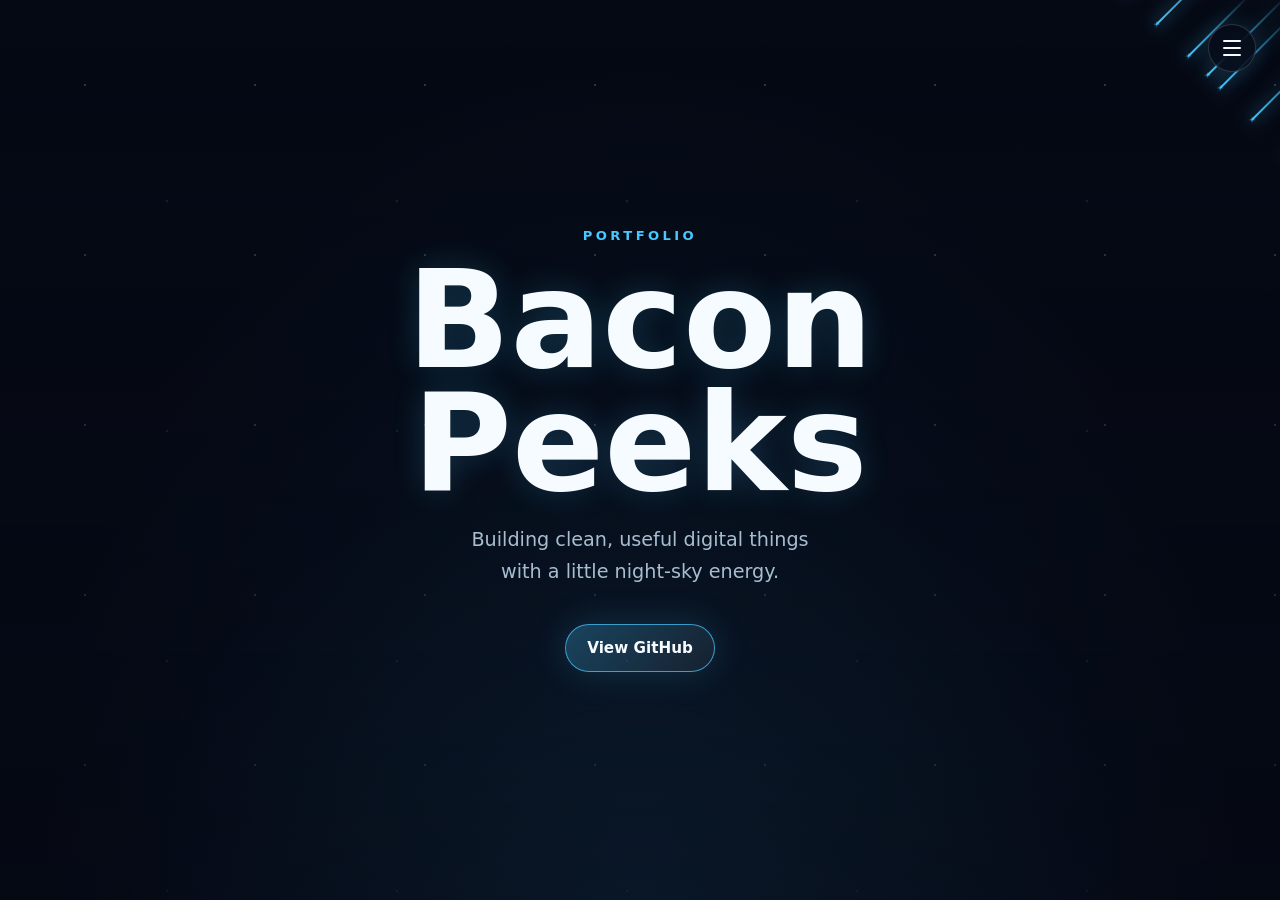
<file: index.html>
<!DOCTYPE html>
<html lang="en">

<head>
  <meta charset="UTF-8">
  <meta name="viewport" content="width=device-width, initial-scale=1">
  <meta name="description" content="Bacon Peeks portfolio splash page.">
  <title>Bacon Peeks | Portfolio</title>
  <link rel="stylesheet" href="./style.css">
</head>

<body>

  <!-- Navigation Header -->
  <header class="site-header">
    <nav class="navbar" aria-label="Main navigation">
      <details class="menu">
        <summary class="hamburger-menu" aria-label="Toggle navigation menu">
          <span></span><span></span><span></span>
        </summary>
        <div class="nav-links">
          <a href="#home">Home</a>
          <a class="project-link" href="./titanium.html">
            <strong>Titanium</strong><small>Network analysis toolkit</small>
          </a>
          <a href="https://github.com/BaconPeeks" target="_blank" rel="noopener noreferrer">GitHub</a>
        </div>
      </details>
    </nav>
  </header>

  <!-- Main Portfolio -->
  <main class="splash" id="home" aria-labelledby="site-title">

    <!-- Background Stars -->
    <div class="stars" aria-hidden="true">
      <span class="star"></span>
      <span class="star"></span>
      <span class="star"></span>
      <span class="star"></span>
      <span class="star"></span>
      <span class="star"></span>
      <span class="star"></span>
      <span class="star"></span>
      <span class="star"></span>
      <span class="star"></span>
      <span class="star"></span>
      <span class="star"></span>
      <span class="star"></span>
      <span class="star"></span>
      <span class="star"></span>
      <span class="star"></span>
      <span class="star"></span>
      <span class="star"></span>
      <span class="star"></span>
      <span class="star"></span>
      <span class="star"></span>
      <span class="star"></span>
      <span class="star"></span>
      <span class="star"></span>
      <span class="star"></span>
      <span class="star"></span>
      <span class="star"></span>
    </div>

    <!-- Introduction -->
    <section class="intro">

      <p class="eyebrow">Portfolio</p>

      <h1 id="site-title">Bacon Peeks</h1>

      <p class="tagline">
        Building clean, useful digital things with a little night-sky energy.
      </p>

      <div class="actions" aria-label="Portfolio actions">
        <a
          class="button primary"
          href="https://github.com/BaconPeeks"
          target="_blank"
          rel="noopener noreferrer"
        >
          View GitHub
        </a>
      </div>

    </section>

  </main>
</body>
</html>
</file>
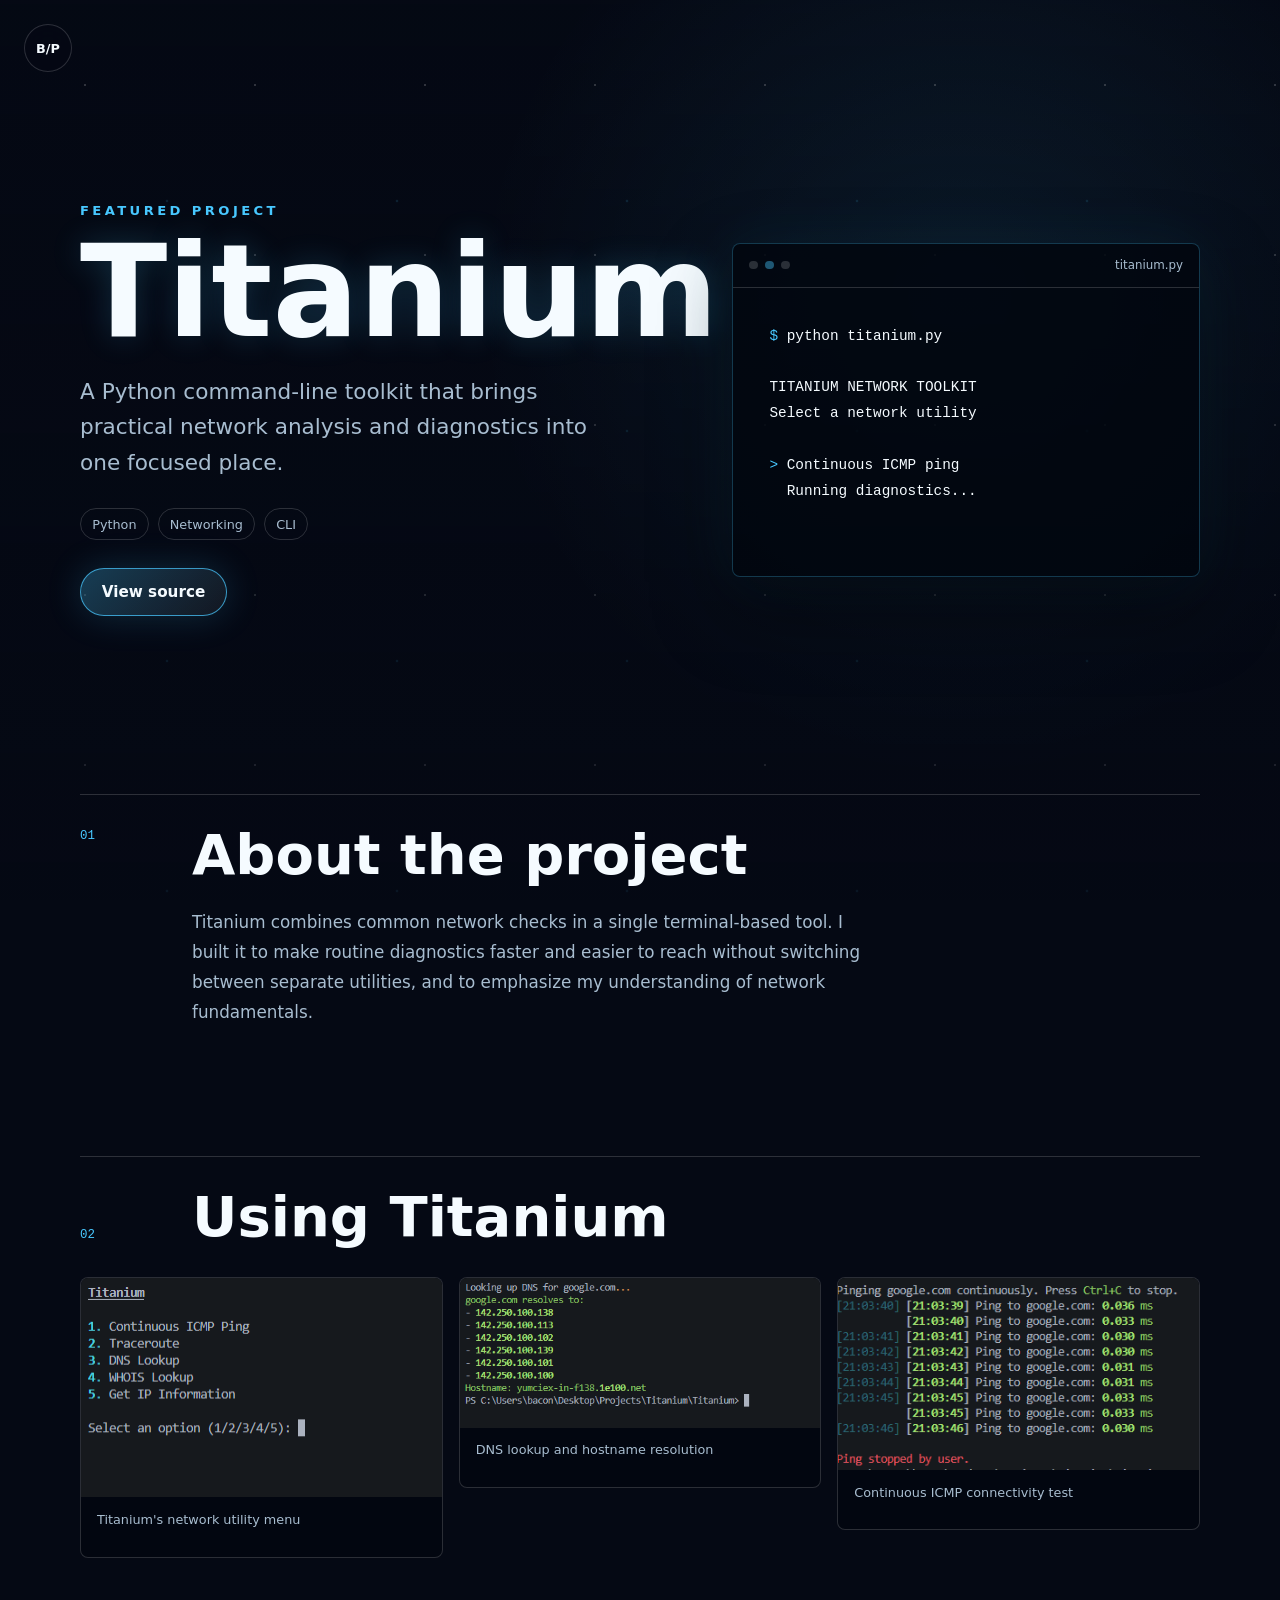
<file: titanium.html>
<!DOCTYPE html>
<html lang="en">

<head>
  <meta charset="UTF-8">
  <meta name="viewport" content="width=device-width, initial-scale=1">
  <meta name="description" content="Titanium, a network analysis and diagnostics toolkit by Bacon Peeks.">
  <title>Titanium | Bacon Peeks</title>
  <link rel="stylesheet" href="./style.css">
</head>

<body class="project-page">
  <a class="back-link" href="./index.html" aria-label="Back to portfolio">B/P</a>

  <main class="project-main">
    <section class="project-hero" aria-labelledby="project-title">
      <div class="project-copy">
        <p class="eyebrow">Featured project</p>
        <h1 id="project-title">Titanium</h1>
        <!-- Replace this paragraph with your final project description. -->
        <p class="project-lede">
          A Python command-line toolkit that brings practical network analysis and diagnostics into one focused place.
        </p>
        <div class="project-tags" aria-label="Project technologies">
          <span>Python</span><span>Networking</span><span>CLI</span>
        </div>
        <a class="button primary" href="https://github.com/BaconPeeks/Titanium" target="_blank" rel="noopener noreferrer">
          View source
        </a>
      </div>

      <div class="terminal-preview" aria-label="Titanium command-line preview">
        <div class="terminal-bar"><span></span><span></span><span></span><small>titanium.py</small></div>
        <pre><code><span class="prompt">$</span> python titanium.py

TITANIUM NETWORK TOOLKIT
Select a network utility

<span class="prompt">&gt;</span> Continuous ICMP ping
  Running diagnostics...</code></pre>
      </div>
    </section>

    <section class="project-details" aria-labelledby="about-titanium">
      <p class="section-number">01</p>
      <div>
        <h2 id="about-titanium">About the project</h2>
        <!-- Add more paragraphs here whenever you want to expand the story. -->
        <p>
          Titanium combines common network checks in a single terminal-based tool. I built it to make routine diagnostics faster and easier to reach without switching between separate utilities, and to emphasize my understanding of network fundamentals.
        </p>
      </div>
    </section>

    <section class="gallery-section" aria-labelledby="gallery-title">
      <div class="section-heading">
        <p class="section-number">02</p>
        <h2 id="gallery-title">Using Titanium</h2>
      </div>
      <div class="project-gallery">
        <figure>
          <a href="./images/titanium-menu.png" target="_blank" rel="noopener">
            <img src="./images/titanium-menu.png" width="361" height="220" loading="lazy" alt="Titanium command-line menu showing five network utilities">
          </a>
          <figcaption>Titanium's network utility menu</figcaption>
        </figure>
        <figure>
          <a href="./images/titanium-dns-lookup.png" target="_blank" rel="noopener">
            <img src="./images/titanium-dns-lookup.png" width="488" height="203" loading="lazy" alt="Titanium DNS lookup results for google.com">
          </a>
          <figcaption>DNS lookup and hostname resolution</figcaption>
        </figure>
        <figure>
          <a href="./images/titanium-continuous-ping.png" target="_blank" rel="noopener">
            <img src="./images/titanium-continuous-ping.png" width="399" height="213" loading="lazy" alt="Titanium continuously pinging google.com with response times">
          </a>
          <figcaption>Continuous ICMP connectivity test</figcaption>
        </figure>
      </div>
    </section>
  </main>
</body>
</html>
</file>
<file: style.css>
:root {
  --bg-deep: #050914;
  --bg-glow: #0a1b2e;
  --cyan: #48c8ff;
  --cyan-soft: rgba(72, 200, 255, 0.18);
  --text: #f5fbff;
  --muted: #a8bdd0;
  --line: rgba(255, 255, 255, 0.16);
}

* {
  box-sizing: border-box;
}

html {
  min-height: 100%;
  background: var(--bg-deep);
}

body {
  min-height: 100vh;
  margin: 0;
  overflow: hidden;
  color: var(--text);
  font-family: "Inter", system-ui, -apple-system, BlinkMacSystemFont, "Segoe UI", sans-serif;
  background:
    radial-gradient(circle at 50% 110%, rgba(72, 200, 255, 0.13), transparent 34rem),
    radial-gradient(ellipse at bottom, var(--bg-glow) 0%, var(--bg-deep) 66%);
}

body::before,
body::after {
  position: fixed;
  inset: 0;
  z-index: 0;
  pointer-events: none;
  content: "";
}

body::before {
  opacity: 0.32;
  background-image:
    radial-gradient(circle, rgba(255, 255, 255, 0.72) 0 1px, transparent 1.5px),
    radial-gradient(circle, rgba(72, 200, 255, 0.54) 0 1px, transparent 1.7px);
  background-position: 0 0, 52px 86px;
  background-size: 170px 170px, 230px 230px;
}

body::after {
  background: linear-gradient(to bottom, rgba(5, 9, 20, 0.2), rgba(5, 9, 20, 0.62));
}

.splash {
  position: relative;
  z-index: 1;
  display: grid;
  min-height: 100vh;
  place-items: center;
  padding: clamp(1.5rem, 4vw, 4rem);
  isolation: isolate;
}

.stars {
  position: fixed;
  top: -8vh;
  left: -8vw;
  z-index: -1;
  width: 116vw;
  height: 116vh;
  transform: rotate(-45deg);
}

.star {
  --star-tail-length: 7rem;
  --star-tail-height: 2px;
  --star-head-size: 0.42rem;
  --fall-duration: 8s;
  --fall-delay: 0s;
  --top-offset: 50vh;
  position: absolute;
  top: var(--top-offset);
  left: 0;
  width: var(--star-tail-length);
  height: var(--star-tail-height);
  border-radius: 999px;
  color: var(--cyan);
  background: linear-gradient(90deg, currentColor, transparent);
  filter: drop-shadow(0 0 8px currentColor);
  transform: translate3d(110vw, 0, 0);
  animation:
    fall var(--fall-duration) var(--fall-delay) linear infinite,
    tail-fade var(--fall-duration) var(--fall-delay) ease-out infinite;
}

.star::before,
.star::after {
  position: absolute;
  top: 50%;
  left: calc(var(--star-head-size) / -2);
  width: var(--star-head-size);
  height: 1px;
  border-radius: inherit;
  background: linear-gradient(90deg, transparent, currentColor, transparent);
  content: "";
  transform: translateY(-50%) rotate(45deg);
  animation: blink 2s linear infinite;
}

.star::after {
  transform: translateY(-50%) rotate(-45deg);
}

.star:nth-child(1) { --top-offset: 4vh; --star-tail-length: 6.8rem; --fall-duration: 8.2s; --fall-delay: -1.2s; }
.star:nth-child(2) { --top-offset: 10vh; --star-tail-length: 5.9rem; --fall-duration: 10.5s; --fall-delay: -6.1s; }
.star:nth-child(3) { --top-offset: 16vh; --star-tail-length: 7.6rem; --fall-duration: 9.1s; --fall-delay: -3.7s; }
.star:nth-child(4) { --top-offset: 22vh; --star-tail-length: 6.1rem; --fall-duration: 7.8s; --fall-delay: -5s; }
.star:nth-child(5) { --top-offset: 28vh; --star-tail-length: 7.2rem; --fall-duration: 11s; --fall-delay: -2.8s; }
.star:nth-child(6) { --top-offset: 34vh; --star-tail-length: 5.4rem; --fall-duration: 8.8s; --fall-delay: -7.9s; }
.star:nth-child(7) { --top-offset: 39vh; --star-tail-length: 7.9rem; --fall-duration: 9.6s; --fall-delay: -4.6s; }
.star:nth-child(8) { --top-offset: 44vh; --star-tail-length: 6.6rem; --fall-duration: 10.2s; --fall-delay: -8.4s; }
.star:nth-child(9) { --top-offset: 50vh; --star-tail-length: 5.8rem; --fall-duration: 7.4s; --fall-delay: -2.1s; }
.star:nth-child(10) { --top-offset: 55vh; --star-tail-length: 7rem; --fall-duration: 10.8s; --fall-delay: -6.9s; }
.star:nth-child(11) { --top-offset: 60vh; --star-tail-length: 6.2rem; --fall-duration: 8.6s; --fall-delay: -4.1s; }
.star:nth-child(12) { --top-offset: 65vh; --star-tail-length: 7.7rem; --fall-duration: 9.9s; --fall-delay: -7.2s; }
.star:nth-child(13) { --top-offset: 70vh; --star-tail-length: 5.5rem; --fall-duration: 11.4s; --fall-delay: -3.4s; }
.star:nth-child(14) { --top-offset: 75vh; --star-tail-length: 6.9rem; --fall-duration: 8.1s; --fall-delay: -9.2s; }
.star:nth-child(15) { --top-offset: 80vh; --star-tail-length: 6rem; --fall-duration: 9.3s; --fall-delay: -5.5s; }
.star:nth-child(16) { --top-offset: 86vh; --star-tail-length: 7.4rem; --fall-duration: 10.7s; --fall-delay: -1.8s; }
.star:nth-child(17) { --top-offset: 91vh; --star-tail-length: 5.7rem; --fall-duration: 8.9s; --fall-delay: -6.4s; }
.star:nth-child(18) { --top-offset: 96vh; --star-tail-length: 7.1rem; --fall-duration: 10s; --fall-delay: -4.8s; }
.star:nth-child(19) { --top-offset: 12vh; --star-tail-length: 4.9rem; --fall-duration: 12.2s; --fall-delay: -9.6s; }
.star:nth-child(20) { --top-offset: 31vh; --star-tail-length: 7.8rem; --fall-duration: 9.4s; --fall-delay: -8.8s; }
.star:nth-child(21) { --top-offset: 53vh; --star-tail-length: 5.6rem; --fall-duration: 11.6s; --fall-delay: -2.9s; }
.star:nth-child(22) { --top-offset: 73vh; --star-tail-length: 7.3rem; --fall-duration: 8.3s; --fall-delay: -7.5s; }
.star:nth-child(23) { --top-offset: 89vh; --star-tail-length: 6.4rem; --fall-duration: 10.9s; --fall-delay: -1.1s; }
.star:nth-child(24) { --top-offset: 99vh; --star-tail-length: 5.2rem; --fall-duration: 7.9s; --fall-delay: -5.9s; }

.intro {
  position: relative;
  z-index: 1;
  width: min(100%, 44rem);
  text-align: center;
}

.eyebrow {
  margin: 0 0 1rem;
  color: var(--cyan);
  font-size: 0.82rem;
  font-weight: 700;
  letter-spacing: 0.26em;
  text-transform: uppercase;
}

h1 {
  margin: 0;
  text-wrap: balance;
  font-size: clamp(3.4rem, 12vw, 8.5rem);
  line-height: 0.9;
  letter-spacing: 0;
  text-shadow: 0 0 32px rgba(72, 200, 255, 0.2);
}

.tagline {
  width: min(100%, 34rem);
  margin: 1.25rem auto 0;
  color: var(--muted);
  font-size: clamp(1rem, 2vw, 1.2rem);
  line-height: 1.65;
  text-wrap: balance;
}

.actions {
  display: flex;
  flex-wrap: wrap;
  justify-content: center;
  gap: 0.85rem;
  margin-top: 2.25rem;
}

.button {
  display: inline-flex;
  min-height: 3rem;
  align-items: center;
  justify-content: center;
  border: 1px solid var(--line);
  border-radius: 999px;
  padding: 0.85rem 1.3rem;
  color: var(--text);
  font-size: 0.95rem;
  font-weight: 700;
  text-decoration: none;
  transition: border-color 180ms ease, background 180ms ease, transform 180ms ease;
}

.button:hover,
.button:focus-visible {
  border-color: rgba(72, 200, 255, 0.72);
  outline: none;
  transform: translateY(-2px);
}

.button.primary {
  border-color: rgba(72, 200, 255, 0.72);
  background: linear-gradient(135deg, rgba(72, 200, 255, 0.28), rgba(255, 255, 255, 0.06));
  box-shadow: 0 0 36px var(--cyan-soft);
}

@keyframes fall {
  to {
    transform: translate3d(-24rem, 0, 0);
  }
}

@keyframes tail-fade {
  0%,
  48% {
    opacity: 1;
    width: var(--star-tail-length);
  }

  74%,
  100% {
    opacity: 0;
    width: 0;
  }
}

@keyframes blink {
  50% {
    opacity: 0.45;
  }
}

@media (max-width: 640px) {
  body {
    overflow: auto;
  }

  .splash {
    min-height: 100svh;
  }

  .button {
    width: min(100%, 13rem);
  }
}


@media (prefers-reduced-motion: reduce) {
  *,
  *::before,
  *::after {
    scroll-behavior: auto !important;
    animation-duration: 0.001ms !important;
    animation-iteration-count: 1 !important;
    transition-duration: 0.001ms !important;
  }

  .star {
    opacity: 0.78;
    transform: translate3d(12vw, 0, 0);
  }
}

.site-header {
  position: fixed;
  top: 1.5rem;
  right: 1.5rem;
  z-index: 100;
}

.hamburger-menu {
  display: grid;
  width: 3rem;
  height: 3rem;
  cursor: pointer;
  list-style: none;
  place-content: center;
  gap: 5px;
  border: 1px solid var(--line);
  border-radius: 50%;
  background: rgba(5, 9, 20, 0.66);
  box-shadow: 0 0 24px rgba(72, 200, 255, 0.12);
  backdrop-filter: blur(12px);
  transition: border-color 180ms ease, background 180ms ease, transform 180ms ease;
}

.hamburger-menu::-webkit-details-marker {
  display: none;
}

.hamburger-menu span {
  width: 1.15rem;
  height: 2px;
  border-radius: 2px;
  background: var(--text);
  transition: transform 180ms ease, opacity 180ms ease;
}

.hamburger-menu:hover,
.hamburger-menu:focus-visible,
.menu[open] .hamburger-menu {
  border-color: rgba(72, 200, 255, 0.72);
  outline: none;
  background: rgba(10, 27, 46, 0.86);
}

.menu[open] .hamburger-menu span:first-child {
  transform: translateY(7px) rotate(45deg);
}

.menu[open] .hamburger-menu span:nth-child(2) {
  opacity: 0;
}

.menu[open] .hamburger-menu span:last-child {
  transform: translateY(-7px) rotate(-45deg);
}

.nav-links {
  position: absolute;
  top: calc(100% + 0.75rem);
  right: 0;
  display: grid;
  width: 13.5rem;
  padding: 0.45rem;
  border: 1px solid var(--line);
  border-radius: 8px;
  background: rgba(5, 9, 20, 0.88);
  box-shadow: 0 1rem 3rem rgba(0, 0, 0, 0.35);
  backdrop-filter: blur(18px);
}

.nav-links a {
  padding: 0.75rem;
  border-radius: 6px;
  color: var(--text);
  font-size: 0.92rem;
  text-decoration: none;
}

.nav-links a:hover,
.nav-links a:focus-visible {
  outline: none;
  background: var(--cyan-soft);
}

.project-link {
  display: grid;
  gap: 0.2rem;
  border-block: 1px solid var(--line);
}

.project-link strong {
  color: var(--cyan);
}

.project-link small {
  color: var(--muted);
  font-size: 0.76rem;
}

.project-page {
  overflow-x: hidden;
  overflow-y: auto;
  background:
    radial-gradient(circle at 75% 18%, rgba(72, 200, 255, 0.12), transparent 30rem),
    var(--bg-deep);
}

.back-link {
  position: fixed;
  top: 1.5rem;
  left: 1.5rem;
  z-index: 10;
  display: grid;
  width: 3rem;
  height: 3rem;
  place-items: center;
  border: 1px solid var(--line);
  border-radius: 50%;
  color: var(--text);
  font-size: 0.8rem;
  font-weight: 800;
  text-decoration: none;
  background: rgba(5, 9, 20, 0.66);
  backdrop-filter: blur(12px);
  transition: border-color 180ms ease, background 180ms ease;
}

.back-link:hover,
.back-link:focus-visible {
  border-color: var(--cyan);
  outline: none;
  background: rgba(10, 27, 46, 0.86);
}

.project-main {
  position: relative;
  z-index: 1;
  width: min(100% - 3rem, 70rem);
  margin: 0 auto;
  padding: clamp(7rem, 12vw, 10rem) 0 6rem;
}

.project-hero {
  display: grid;
  grid-template-columns: minmax(0, 1fr) minmax(20rem, 0.85fr);
  align-items: center;
  gap: clamp(3rem, 8vw, 7rem);
  min-height: 32rem;
}

.project-copy h1 {
  font-size: clamp(4rem, 10vw, 8rem);
}

.project-lede {
  max-width: 36rem;
  margin: 1.5rem 0 0;
  color: var(--muted);
  font-size: clamp(1.1rem, 2vw, 1.35rem);
  line-height: 1.65;
}

.project-tags {
  display: flex;
  flex-wrap: wrap;
  gap: 0.55rem;
  margin: 1.75rem 0;
}

.project-tags span {
  padding: 0.45rem 0.7rem;
  border: 1px solid var(--line);
  border-radius: 999px;
  color: var(--muted);
  font-size: 0.8rem;
}

.terminal-preview {
  overflow: hidden;
  border: 1px solid rgba(72, 200, 255, 0.26);
  border-radius: 8px;
  background: rgba(2, 7, 15, 0.84);
  box-shadow: 0 2rem 5rem rgba(0, 0, 0, 0.4), 0 0 4rem rgba(72, 200, 255, 0.08);
}

.terminal-bar {
  display: flex;
  align-items: center;
  gap: 0.45rem;
  min-height: 2.75rem;
  padding: 0 1rem;
  border-bottom: 1px solid var(--line);
}

.terminal-bar > span {
  width: 0.55rem;
  height: 0.55rem;
  border-radius: 50%;
  background: var(--line);
}

.terminal-bar > span:nth-child(2) {
  background: rgba(72, 200, 255, 0.42);
}

.terminal-bar small {
  margin-left: auto;
  color: var(--muted);
  font-size: 0.74rem;
}

.terminal-preview pre {
  min-height: 18rem;
  margin: 0;
  padding: clamp(1.5rem, 4vw, 2.25rem);
  color: var(--text);
  font: 0.9rem/1.8 ui-monospace, SFMono-Regular, Consolas, monospace;
  white-space: pre-wrap;
}

.prompt {
  color: var(--cyan);
}

.project-details,
.gallery-section {
  margin-top: clamp(5rem, 10vw, 8rem);
  padding-top: 2rem;
  border-top: 1px solid var(--line);
}

.project-details {
  display: grid;
  grid-template-columns: 5rem minmax(0, 42rem);
  gap: 2rem;
}

.section-number {
  margin: 0;
  color: var(--cyan);
  font: 0.78rem/1.5 ui-monospace, SFMono-Regular, Consolas, monospace;
}

.project-details h2,
.gallery-section h2 {
  margin: 0;
  font-size: clamp(2rem, 5vw, 3.5rem);
  line-height: 1;
}

.project-details div > p {
  margin: 1.5rem 0 0;
  color: var(--muted);
  font-size: 1.05rem;
  line-height: 1.8;
}

.section-heading {
  display: grid;
  grid-template-columns: 5rem 1fr;
  gap: 2rem;
  align-items: end;
}

.project-gallery {
  display: grid;
  grid-template-columns: repeat(3, minmax(0, 1fr));
  align-items: start;
  gap: 1rem;
  margin-top: 2rem;
}

.project-gallery figure {
  margin: 0;
  overflow: hidden;
  border: 1px solid var(--line);
  border-radius: 8px;
  background: rgba(2, 7, 15, 0.7);
  transition: border-color 180ms ease, transform 180ms ease;
}

.project-gallery figure:hover {
  border-color: rgba(72, 200, 255, 0.56);
  transform: translateY(-3px);
}

.project-gallery a {
  display: block;
  background: #11151a;
}

.project-gallery img {
  display: block;
  width: 100%;
  height: auto;
}

.project-gallery figcaption {
  min-height: 3.7rem;
  padding: 0.85rem 1rem;
  color: var(--muted);
  font-size: 0.8rem;
  line-height: 1.45;
}

@media (max-width: 800px) {
  .project-hero {
    grid-template-columns: 1fr;
    min-height: auto;
  }

  .project-gallery {
    grid-template-columns: 1fr;
    width: min(100%, 32rem);
  }
}

@media (max-width: 520px) {
  .project-main {
    width: min(100% - 2rem, 70rem);
  }

  .project-details,
  .section-heading {
    grid-template-columns: 1fr;
    gap: 0.75rem;
  }

  .terminal-preview pre {
    min-height: 15rem;
  }
}
</file>
